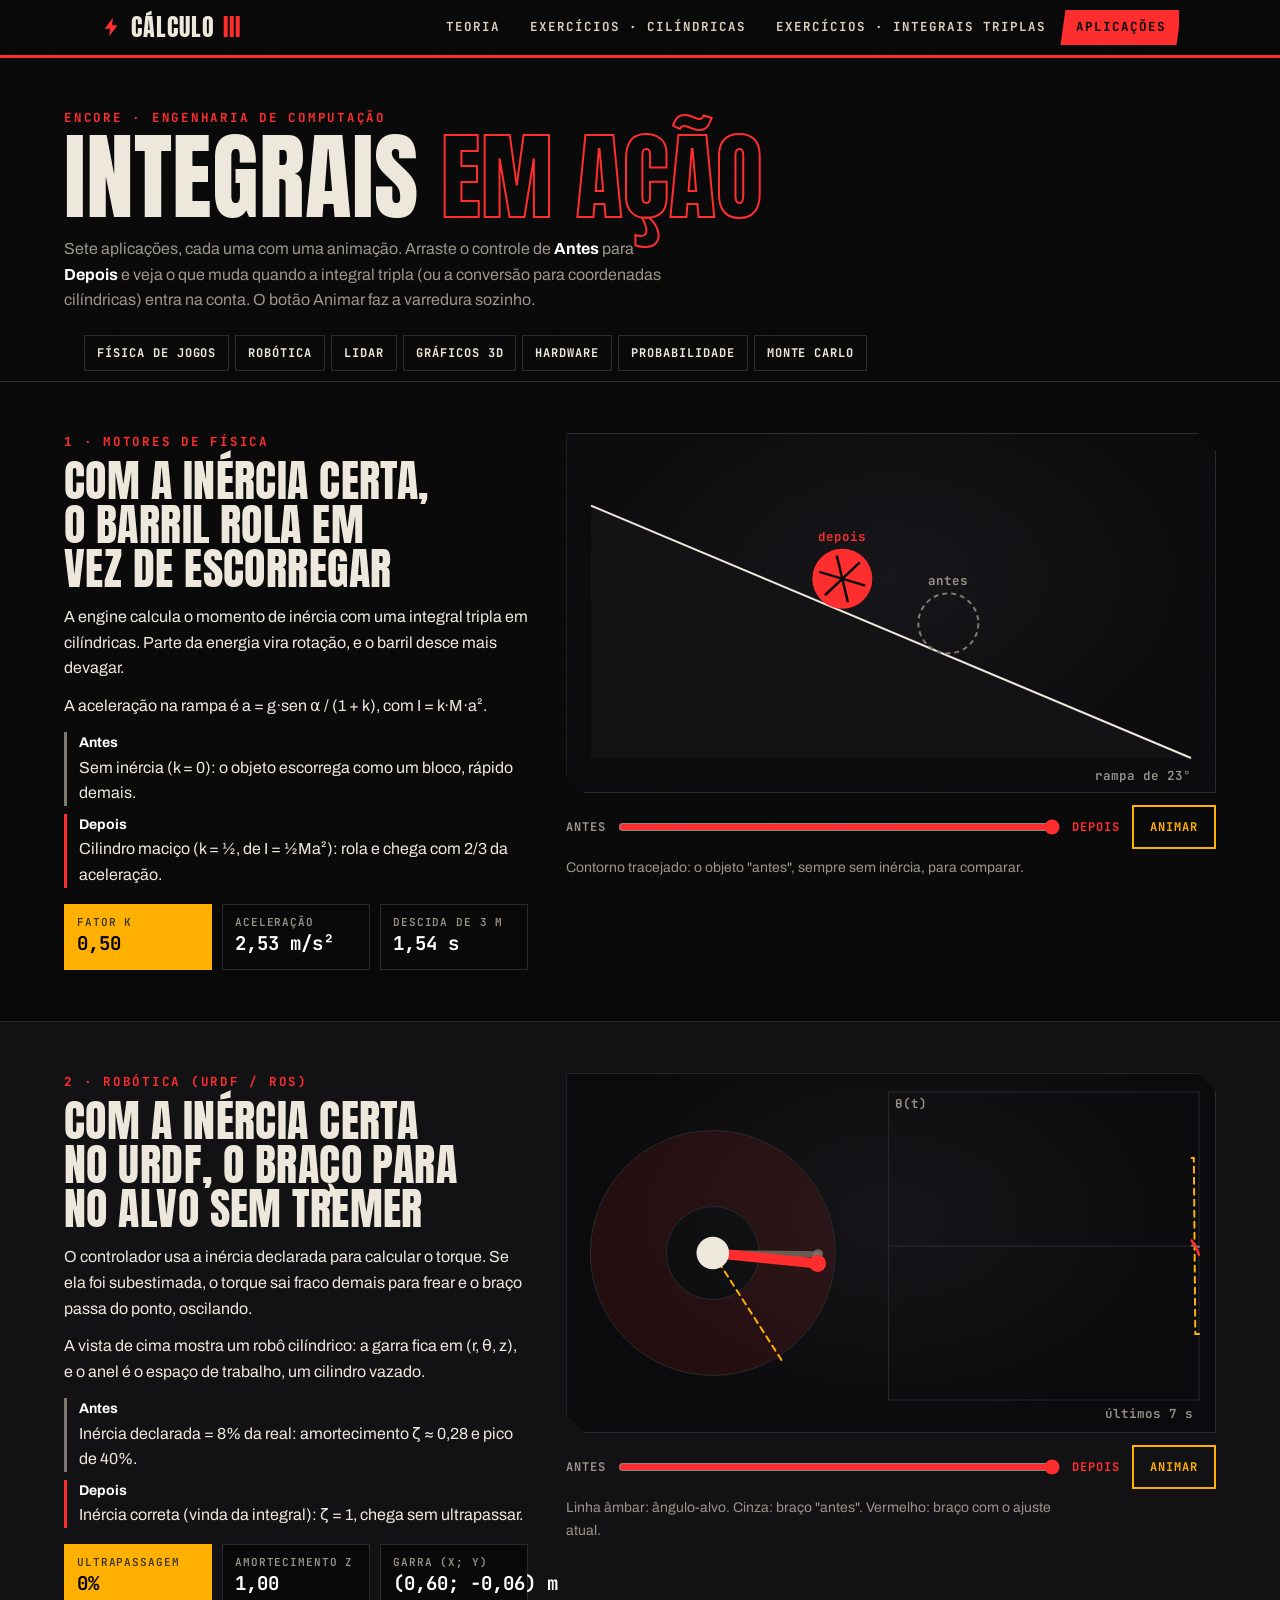
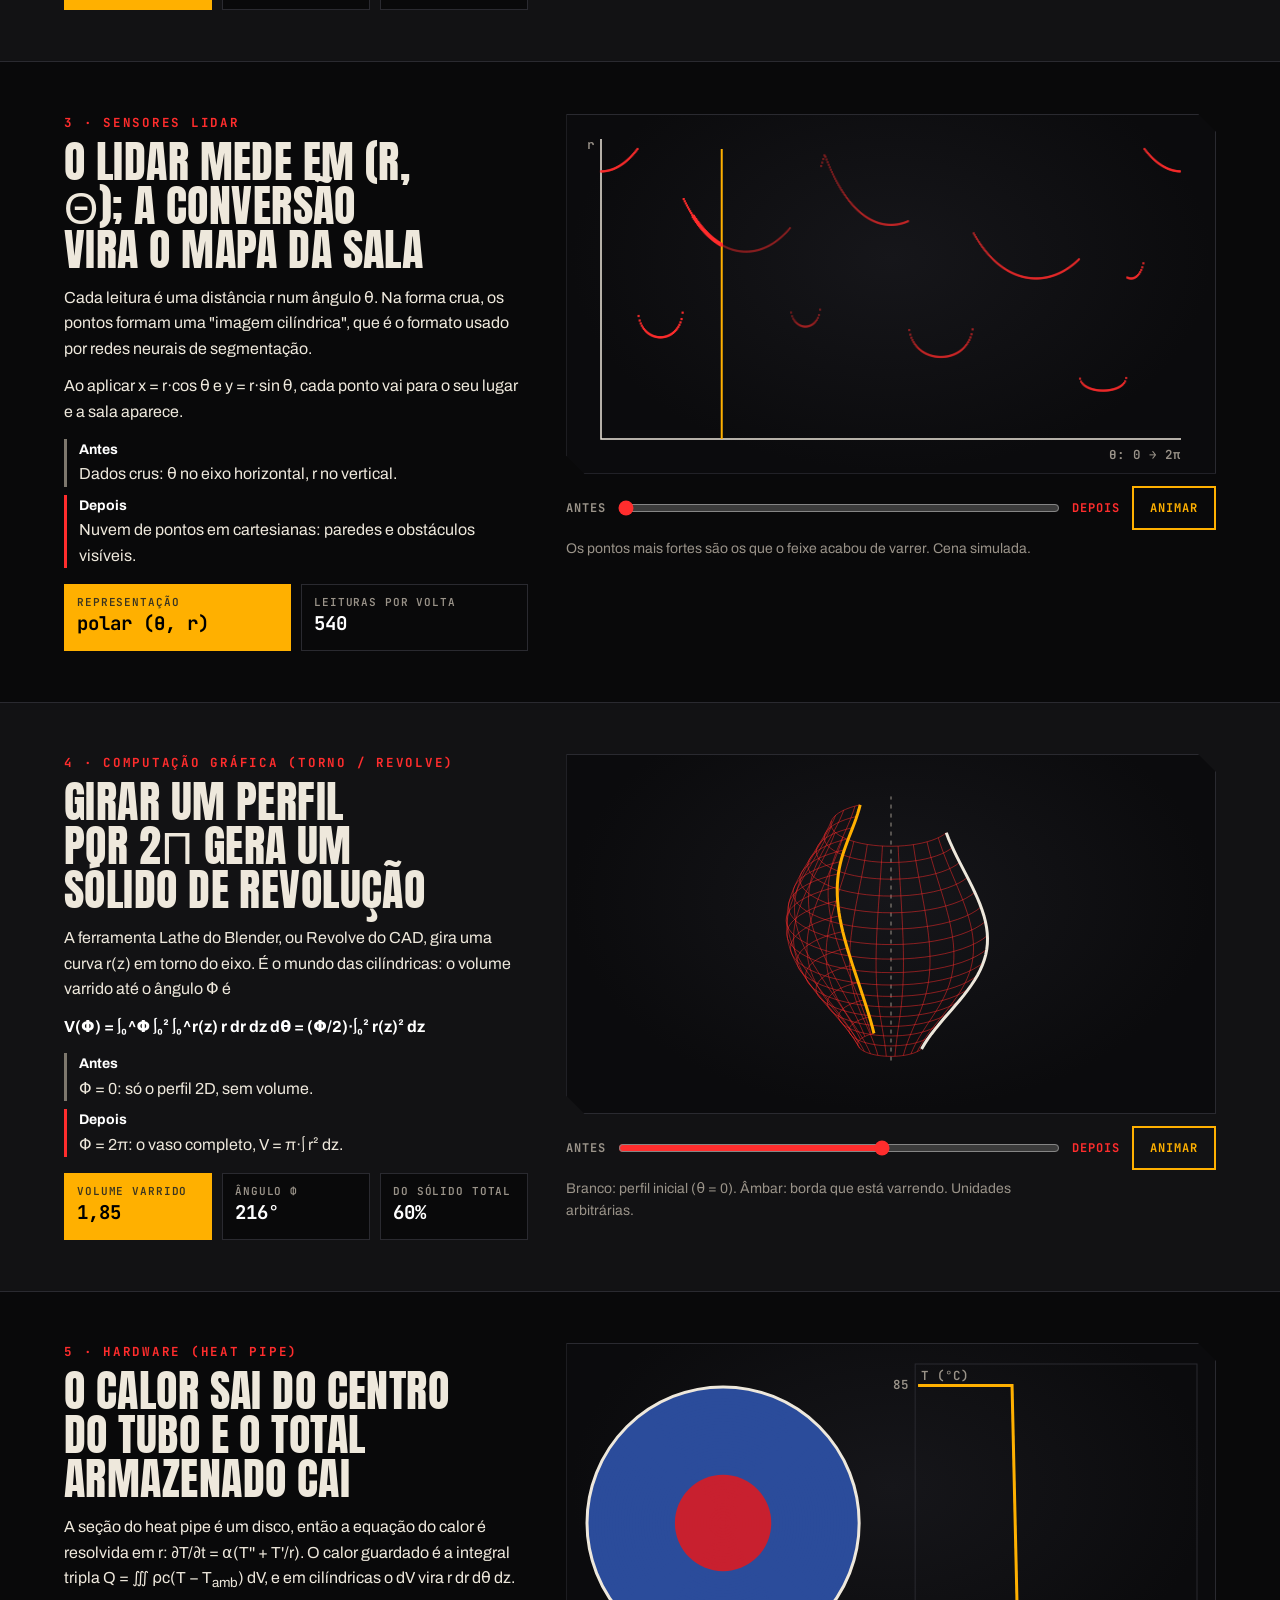
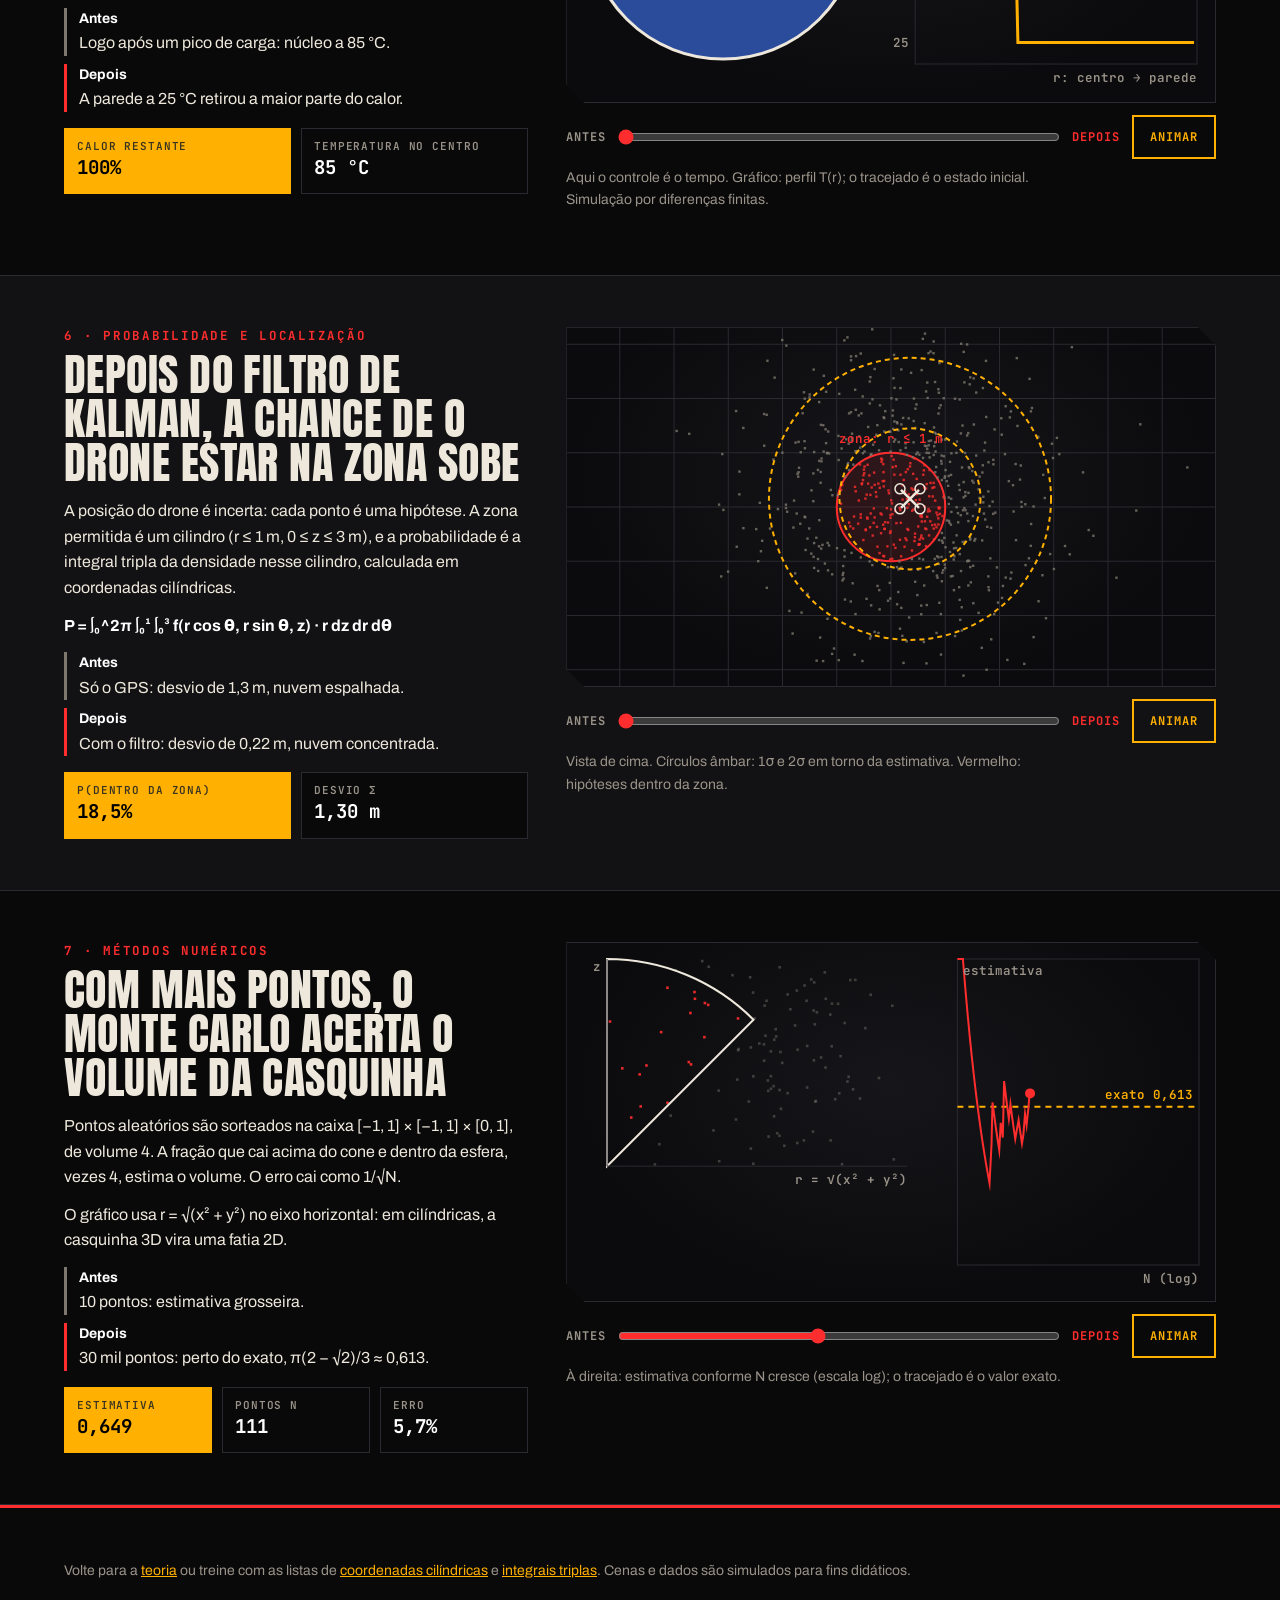
<file: aplicacoes.html>
<!DOCTYPE html>
<html lang="pt-BR">
<head>
<meta charset="utf-8">
<meta name="viewport" content="width=device-width, initial-scale=1">
<title>Aplicações · Integrais em ação · Cálculo III</title>
<link rel="preconnect" href="https://fonts.googleapis.com">
<link rel="preconnect" href="https://fonts.gstatic.com" crossorigin>
<link href="https://fonts.googleapis.com/css2?family=Anton&family=Archivo:wght@400;500;600;700;800&family=JetBrains+Mono:wght@500;600;700&family=Permanent+Marker&display=swap" rel="stylesheet">
<link rel="stylesheet" href="assets/style.css">
<style>
/* tema dark rock do site; estrutura original preservada
   VOICE everyday study, clear and exact
   IDEA a lab bench: each application is one instrument with a live readout and an Antes/Depois knob
   PICTURE a large animated canvas per application, driven by its slider
   COLOUR preto de palco, vermelho para "depois", cinza para "antes", âmbar para alvos e para o número-chave
   TYPE Anton para títulos, Archivo para texto, JetBrains Mono para leituras
   LAYOUT text + readouts left, instrument right; stacked as title, instrument, controls, text below 760px */
:root{color-scheme:dark;--bg:#09090a;--ink:#eee8dc;--mute:#9a9389;--line:#2a2a30;--panel:#121214;--before:#7d776d;--after:#ff2d2d;--warm:#ffb000;--hot:#ffb000}
*{box-sizing:border-box;min-width:0}
html{scroll-padding-top:72px}
body{margin:0;background:var(--bg);color:var(--ink);font:16px/1.6 var(--f-body);overflow-x:clip}
.band{padding:clamp(28px,4vw,56px) max(5vw,16px)}
.wrap{max-width:1240px;margin:0 auto}
header.band{padding-bottom:12px}
h1{font:400 clamp(44px,7.5vw,96px)/.9 var(--f-head);text-transform:uppercase;margin:0 0 16px;text-wrap:balance}
h1 .out{color:transparent;-webkit-text-stroke:2px var(--after)}
.lead{max-width:68ch;color:var(--mute);margin:0}
nav.sec{position:relative;z-index:5;background:rgba(9,9,10,.94);border-bottom:1px solid var(--line)}
nav.sec .scroll{display:flex;gap:6px;overflow-x:auto;padding:10px max(5vw,16px);max-width:1240px;margin:0 auto}
nav.sec a{flex:none;color:var(--ink);text-decoration:none;font:700 12px var(--f-mono);letter-spacing:.08em;text-transform:uppercase;padding:9px 12px;border:1px solid var(--line)}
nav.sec a:hover,nav.sec a:focus-visible{border-color:var(--after);color:var(--after)}
@media(min-width:900px){nav.sec{position:sticky;top:61px}}
section.band{border-bottom:1px solid var(--line)}
section:nth-of-type(even){background:var(--panel)}
.grid{display:grid;grid-template-columns:minmax(0,5fr) minmax(0,7fr);grid-template-rows:auto 1fr;grid-template-areas:"h i" "b i";column-gap:clamp(20px,3vw,44px);align-items:start}
.head{grid-area:h}
.body{grid-area:b}
.inst{grid-area:i}
h2{font:400 clamp(28px,3.6vw,44px)/1 var(--f-head);text-transform:uppercase;letter-spacing:.01em;margin:0 0 14px;text-wrap:balance}
.tag{font:700 12.5px var(--f-mono);letter-spacing:.14em;text-transform:uppercase;color:var(--after);margin:0 0 8px}
p{margin:0 0 12px;max-width:62ch}
.ab{display:grid;gap:8px;margin:14px 0}
.ab div{padding-left:12px;border-left:3px solid var(--before)}
.ab div+div{border-left-color:var(--after)}
.ab b{display:block;font-size:14px}
.read{display:grid;grid-template-columns:repeat(auto-fit,minmax(9em,1fr));gap:10px;margin-top:16px}
.read div{border:1px solid var(--line);padding:10px 12px;background:var(--bg)}
.read span{display:block;font:600 11px var(--f-mono);letter-spacing:.08em;text-transform:uppercase;color:var(--mute)}
.read strong{font-family:var(--f-mono);font-size:clamp(15px,1.7vw,19px);font-variant-numeric:tabular-nums;white-space:nowrap}
.read .key{background:var(--hot);border-color:var(--hot);color:#101418}
.read .key span{color:#3b3520}
.read .key strong{color:#000}
.fig{position:relative;min-height:360px;border:1px solid var(--line);background:radial-gradient(ellipse at 50% 40%,#16161a 0,#0b0b0d 70%);overflow:hidden;clip-path:polygon(0 0,calc(100% - 18px) 0,100% 18px,100% 100%,18px 100%,0 calc(100% - 18px))}
.fig canvas{position:absolute;inset:0;width:100%;height:100%;display:block}
.ctl{display:grid;grid-template-columns:auto minmax(0,1fr) auto auto;align-items:center;gap:12px;margin-top:12px}
.ctl label{font:700 12px var(--f-mono);letter-spacing:.08em;text-transform:uppercase}
.ctl label:first-child{color:var(--mute)}
.ctl label:nth-child(3){color:var(--after)}
input[type=range]{width:100%;height:44px;accent-color:var(--after);cursor:pointer;margin:0}
.ctl button{font:700 12px var(--f-mono);letter-spacing:.08em;text-transform:uppercase;min-height:44px;padding:0 16px;border:2px solid var(--warm);background:transparent;color:var(--warm);cursor:pointer}
.ctl button:hover{background:var(--warm);color:#000}
.ctl button[aria-pressed=true]{background:var(--after);border-color:var(--after);color:#000}
button:focus-visible,input:focus-visible,nav.sec a:focus-visible{outline:3px solid var(--warm);outline-offset:2px}
.f{font-size:14px;color:var(--mute);margin-top:8px}
footer.band{color:var(--mute);font-size:14px;border-top:3px solid var(--after)}
@media(max-width:760px){.grid{grid-template-columns:minmax(0,1fr);grid-template-rows:auto;grid-template-areas:"h" "i" "b"}.inst{margin-bottom:20px}.fig{min-height:310px}.ctl{grid-template-columns:auto minmax(0,1fr) auto}.ctl button{grid-column:1/-1}}
</style>
</head>
<body>
<header class="topbar"><div class="in">
  <a class="logo" href="index.html"><svg viewBox="0 0 24 24" aria-hidden="true"><path d="M13 2 4 14h6l-1 8 9-12h-6z"/></svg>Cálculo <span>III</span></a>
  <nav class="tabs" aria-label="Páginas">
    <a href="index.html"><span>Teoria</span></a>
    <a href="exercicios-cilindricas.html"><span>Exercícios · Cilíndricas</span></a>
    <a href="exercicios-triplas.html"><span>Exercícios · Integrais triplas</span></a>
    <a href="aplicacoes.html" aria-current="page"><span>Aplicações</span></a>
  </nav>
</div></header>
<header class="band"><div class="wrap">
<p class="tag">Encore · Engenharia de Computação</p>
<h1>Integrais <span class="out">em ação</span></h1>
<p class="lead">Sete aplicações, cada uma com uma animação. Arraste o controle de <b>Antes</b> para <b>Depois</b> e veja o que muda quando a integral tripla (ou a conversão para coordenadas cilíndricas) entra na conta. O botão Animar faz a varredura sozinho.</p>
</div></header>
<nav class="sec" aria-label="Seções"><div class="scroll">
<a href="#fisica">Física de jogos</a><a href="#robo">Robótica</a><a href="#lidar">LiDAR</a><a href="#torno">Gráficos 3D</a><a href="#calor">Hardware</a><a href="#drone">Probabilidade</a><a href="#monte-carlo">Monte Carlo</a>
</div></nav>

<section class="band" id="fisica"><div class="wrap grid">
<div class="head">
<p class="tag">1 · Motores de física</p>
<h2>Com a inércia certa, o barril rola em vez de escorregar</h2>
</div>
<div class="body">
<p>A engine calcula o momento de inércia com uma integral tripla em cilíndricas. Parte da energia vira rotação, e o barril desce mais devagar.</p>
<p>A aceleração na rampa é a = g·sen α / (1 + k), com I = k·M·a².</p>
<div class="ab"><div><b>Antes</b>Sem inércia (k = 0): o objeto escorrega como um bloco, rápido demais.</div><div><b>Depois</b>Cilindro maciço (k = ½, de I = ½Ma²): rola e chega com 2/3 da aceleração.</div></div>
<div class="read"><div class="key"><span>Fator k</span><strong data-o="fisica-k">0</strong></div><div><span>Aceleração</span><strong data-o="fisica-a">–</strong></div><div><span>Descida de 3 m</span><strong data-o="fisica-t">–</strong></div></div>
</div>
<div class="inst"><div class="fig"><canvas id="c-fisica" aria-label="Barril descendo uma rampa"></canvas></div>
<div class="ctl"><label for="s-fisica">Antes</label><input id="s-fisica" type="range" min="0" max="100" value="100"><label for="s-fisica">Depois</label><button id="p-fisica" aria-pressed="false">Animar</button></div>
<p class="f">Contorno tracejado: o objeto "antes", sempre sem inércia, para comparar.</p></div>
</div></section>

<section class="band" id="robo"><div class="wrap grid">
<div class="head">
<p class="tag">2 · Robótica (URDF / ROS)</p>
<h2>Com a inércia certa no URDF, o braço para no alvo sem tremer</h2>
</div>
<div class="body">
<p>O controlador usa a inércia declarada para calcular o torque. Se ela foi subestimada, o torque sai fraco demais para frear e o braço passa do ponto, oscilando.</p>
<p>A vista de cima mostra um robô cilíndrico: a garra fica em (r, θ, z), e o anel é o espaço de trabalho, um cilindro vazado.</p>
<div class="ab"><div><b>Antes</b>Inércia declarada = 8% da real: amortecimento ζ ≈ 0,28 e pico de 40%.</div><div><b>Depois</b>Inércia correta (vinda da integral): ζ = 1, chega sem ultrapassar.</div></div>
<div class="read"><div class="key"><span>Ultrapassagem</span><strong data-o="robo-os">–</strong></div><div><span>Amortecimento ζ</span><strong data-o="robo-z">–</strong></div><div><span>Garra (x; y)</span><strong data-o="robo-xy">–</strong></div></div>
</div>
<div class="inst"><div class="fig"><canvas id="c-robo" aria-label="Braço robótico girando até o alvo"></canvas></div>
<div class="ctl"><label for="s-robo">Antes</label><input id="s-robo" type="range" min="0" max="100" value="100"><label for="s-robo">Depois</label><button id="p-robo" aria-pressed="false">Animar</button></div>
<p class="f">Linha âmbar: ângulo-alvo. Cinza: braço "antes". Vermelho: braço com o ajuste atual.</p></div>
</div></section>

<section class="band" id="lidar"><div class="wrap grid">
<div class="head">
<p class="tag">3 · Sensores LiDAR</p>
<h2>O LiDAR mede em (r, θ); a conversão vira o mapa da sala</h2>
</div>
<div class="body">
<p>Cada leitura é uma distância r num ângulo θ. Na forma crua, os pontos formam uma "imagem cilíndrica", que é o formato usado por redes neurais de segmentação.</p>
<p>Ao aplicar x = r·cos θ e y = r·sin θ, cada ponto vai para o seu lugar e a sala aparece.</p>
<div class="ab"><div><b>Antes</b>Dados crus: θ no eixo horizontal, r no vertical.</div><div><b>Depois</b>Nuvem de pontos em cartesianas: paredes e obstáculos visíveis.</div></div>
<div class="read"><div class="key"><span>Representação</span><strong data-o="lidar-modo">–</strong></div><div><span>Leituras por volta</span><strong data-o="lidar-n">540</strong></div></div>
</div>
<div class="inst"><div class="fig"><canvas id="c-lidar" aria-label="Pontos do LiDAR migrando de coordenadas polares para cartesianas"></canvas></div>
<div class="ctl"><label for="s-lidar">Antes</label><input id="s-lidar" type="range" min="0" max="100" value="0"><label for="s-lidar">Depois</label><button id="p-lidar" aria-pressed="false">Animar</button></div>
<p class="f">Os pontos mais fortes são os que o feixe acabou de varrer. Cena simulada.</p></div>
</div></section>

<section class="band" id="torno"><div class="wrap grid">
<div class="head">
<p class="tag">4 · Computação gráfica (torno / revolve)</p>
<h2>Girar um perfil por 2π gera um sólido de revolução</h2>
</div>
<div class="body">
<p>A ferramenta Lathe do Blender, ou Revolve do CAD, gira uma curva r(z) em torno do eixo. É o mundo das cilíndricas: o volume varrido até o ângulo Φ é</p>
<p><b>V(Φ) = ∫₀^Φ ∫₀² ∫₀^r(z) r dr dz dθ = (Φ/2)·∫₀² r(z)² dz</b></p>
<div class="ab"><div><b>Antes</b>Φ = 0: só o perfil 2D, sem volume.</div><div><b>Depois</b>Φ = 2π: o vaso completo, V = π·∫ r² dz.</div></div>
<div class="read"><div class="key"><span>Volume varrido</span><strong data-o="torno-v">–</strong></div><div><span>Ângulo Φ</span><strong data-o="torno-phi">–</strong></div><div><span>Do sólido total</span><strong data-o="torno-pct">–</strong></div></div>
</div>
<div class="inst"><div class="fig"><canvas id="c-torno" aria-label="Perfil girando em torno do eixo e formando um vaso"></canvas></div>
<div class="ctl"><label for="s-torno">Antes</label><input id="s-torno" type="range" min="0" max="100" value="60"><label for="s-torno">Depois</label><button id="p-torno" aria-pressed="false">Animar</button></div>
<p class="f">Branco: perfil inicial (θ = 0). Âmbar: borda que está varrendo. Unidades arbitrárias.</p></div>
</div></section>

<section class="band" id="calor"><div class="wrap grid">
<div class="head">
<p class="tag">5 · Hardware (heat pipe)</p>
<h2>O calor sai do centro do tubo e o total armazenado cai</h2>
</div>
<div class="body">
<p>A seção do heat pipe é um disco, então a equação do calor é resolvida em r: ∂T/∂t = α(T'' + T'/r). O calor guardado é a integral tripla Q = ∭ ρc(T − T<sub>amb</sub>) dV, e em cilíndricas o dV vira r dr dθ dz.</p>
<div class="ab"><div><b>Antes</b>Logo após um pico de carga: núcleo a 85 °C.</div><div><b>Depois</b>A parede a 25 °C retirou a maior parte do calor.</div></div>
<div class="read"><div class="key"><span>Calor restante</span><strong data-o="calor-q">–</strong></div><div><span>Temperatura no centro</span><strong data-o="calor-tc">–</strong></div></div>
</div>
<div class="inst"><div class="fig"><canvas id="c-calor" aria-label="Disco com o calor se espalhando do centro para a borda"></canvas></div>
<div class="ctl"><label for="s-calor">Antes</label><input id="s-calor" type="range" min="0" max="100" value="0"><label for="s-calor">Depois</label><button id="p-calor" aria-pressed="false">Animar</button></div>
<p class="f">Aqui o controle é o tempo. Gráfico: perfil T(r); o tracejado é o estado inicial. Simulação por diferenças finitas.</p></div>
</div></section>

<section class="band" id="drone"><div class="wrap grid">
<div class="head">
<p class="tag">6 · Probabilidade e localização</p>
<h2>Depois do filtro de Kalman, a chance de o drone estar na zona sobe</h2>
</div>
<div class="body">
<p>A posição do drone é incerta: cada ponto é uma hipótese. A zona permitida é um cilindro (r ≤ 1 m, 0 ≤ z ≤ 3 m), e a probabilidade é a integral tripla da densidade nesse cilindro, calculada em coordenadas cilíndricas.</p>
<p><b>P = ∫₀^2π ∫₀¹ ∫₀³ f(r cos θ, r sin θ, z) · r dz dr dθ</b></p>
<div class="ab"><div><b>Antes</b>Só o GPS: desvio de 1,3 m, nuvem espalhada.</div><div><b>Depois</b>Com o filtro: desvio de 0,22 m, nuvem concentrada.</div></div>
<div class="read"><div class="key"><span>P(dentro da zona)</span><strong data-o="drone-p">–</strong></div><div><span>Desvio σ</span><strong data-o="drone-sig">–</strong></div></div>
</div>
<div class="inst"><div class="fig"><canvas id="c-drone" aria-label="Nuvem de posições prováveis de um drone sobre uma zona circular"></canvas></div>
<div class="ctl"><label for="s-drone">Antes</label><input id="s-drone" type="range" min="0" max="100" value="0"><label for="s-drone">Depois</label><button id="p-drone" aria-pressed="false">Animar</button></div>
<p class="f">Vista de cima. Círculos âmbar: 1σ e 2σ em torno da estimativa. Vermelho: hipóteses dentro da zona.</p></div>
</div></section>

<section class="band" id="monte-carlo"><div class="wrap grid">
<div class="head">
<p class="tag">7 · Métodos numéricos</p>
<h2>Com mais pontos, o Monte Carlo acerta o volume da casquinha</h2>
</div>
<div class="body">
<p>Pontos aleatórios são sorteados na caixa [−1, 1] × [−1, 1] × [0, 1], de volume 4. A fração que cai acima do cone e dentro da esfera, vezes 4, estima o volume. O erro cai como 1/√N.</p>
<p>O gráfico usa r = √(x² + y²) no eixo horizontal: em cilíndricas, a casquinha 3D vira uma fatia 2D.</p>
<div class="ab"><div><b>Antes</b>10 pontos: estimativa grosseira.</div><div><b>Depois</b>30 mil pontos: perto do exato, π(2 − √2)/3 ≈ 0,613.</div></div>
<div class="read"><div class="key"><span>Estimativa</span><strong data-o="mc-est">–</strong></div><div><span>Pontos N</span><strong data-o="mc-n">–</strong></div><div><span>Erro</span><strong data-o="mc-err">–</strong></div></div>
</div>
<div class="inst"><div class="fig"><canvas id="c-monte-carlo" aria-label="Pontos aleatórios estimando o volume de uma casquinha"></canvas></div>
<div class="ctl"><label for="s-monte-carlo">Antes</label><input id="s-monte-carlo" type="range" min="0" max="100" value="45"><label for="s-monte-carlo">Depois</label><button id="p-monte-carlo" aria-pressed="false">Animar</button></div>
<p class="f">À direita: estimativa conforme N cresce (escala log); o tracejado é o valor exato.</p></div>
</div></section>

<footer class="band"><div class="wrap">Volte para a <a href="index.html">teoria</a> ou treine com as listas de <a href="exercicios-cilindricas.html">coordenadas cilíndricas</a> e <a href="exercicios-triplas.html">integrais triplas</a>. Cenas e dados são simulados para fins didáticos.</div></footer>

<script>
{
const TAU=Math.PI*2;
const fmt=(v,d=2)=>v.toFixed(d).replace('.',',');
const lerp=(a,b,t)=>a+(b-a)*t;
const ease=t=>t<.5?2*t*t:1-((-2*t+2)**2)/2;
const rng=seed=>{let s=seed;return()=>(s=s*16807%2147483647)/2147483647};
const erf=x=>{const t=1/(1+.3275911*Math.abs(x));const y=1-(((((1.061405429*t-1.453152027)*t)+1.421413741)*t-.284496736)*t+.254829592)*t*Math.exp(-(x*x));return x>=0?y:-y};
const probes={};
for(const k of ['ink','mute','line','panel','before','after','warm','bg']){const e=document.createElement('i');e.style.cssText='color:var(--'+k+');position:absolute;width:0;height:0;overflow:hidden';document.body.appendChild(e);probes[k]=e}
let C={};
const readC=()=>{for(const k in probes)C[k]=getComputedStyle(probes[k]).color};
readC();
const themeObs=new MutationObserver(readC);
themeObs.observe(document.documentElement,{attributes:true,attributeFilter:['data-theme','class','style']});
matchMedia('(prefers-color-scheme: dark)').addEventListener('change',readC);
const circle=(c,x,y,r)=>{c.beginPath();c.arc(x,y,r,0,TAU)};
const text=(c,s,x,y,al='left',col=C.mute)=>{c.fillStyle=col;c.textAlign=al;c.font='600 12.5px "JetBrains Mono", ui-monospace, monospace';c.fillText(s,x,y)};
const cmap=v=>{const st=[[43,76,155],[79,163,199],[242,225,91],[242,138,46],[200,32,47]];v=Math.max(0,Math.min(1,v))*(st.length-1);const i=Math.min(st.length-2,Math.floor(v)),f=v-i;const a=st[i],b=st[i+1];return 'rgb('+a.map((x,j)=>Math.round(lerp(x,b[j],f))).join(',')+')'};
const heatQ=arr=>{let q=0;const n=arr.length;for(let i=0;i<n;i++)q+=(arr[i]-25)*(i+.5)/n;return q};

const sims={
fisica:{mode:'ping',init(st){st.ph=0},draw(c,W,H,T,dt,s,st){
  const m=24,x0=m,y0=Math.max(44,H*.2),x1=W-m,y1=H-34;
  const dx=x1-x0,dy=y1-y0,L=Math.hypot(dx,dy),al=Math.atan2(dy,dx),ux=dx/L,uy=dy/L,nx=uy,ny=-ux;
  const R=Math.max(12,Math.min(30,L*.06));
  c.fillStyle=C.panel;c.beginPath();c.moveTo(x0,y0);c.lineTo(x1,y1);c.lineTo(x0,y1);c.closePath();c.fill();
  c.strokeStyle=C.ink;c.lineWidth=2;c.beginPath();c.moveTo(x0,y0);c.lineTo(x1,y1);c.stroke();
  const g=9.8,Lm=3,k=.5*s,a0=g*Math.sin(al),a=a0/(1+k),Tk=Math.sqrt(2*Lm/a);
  st.ph+=dt;if(st.ph>Tk+1.2)st.ph=0;
  const frac=acc=>Math.min(1,.5*acc*st.ph*st.ph/Lm);
  const place=f=>{const d=R+f*(L-2.5*R);return[x0+ux*d+nx*R,y0+uy*d+ny*R,d]};
  const [gx,gy]=place(frac(a0));
  c.setLineDash([5,4]);c.strokeStyle=C.before;c.lineWidth=2;circle(c,gx,gy,R);c.stroke();c.setLineDash([]);
  const [bx,by,bd]=place(frac(a));
  c.fillStyle=C.after;circle(c,bx,by,R);c.fill();
  const rot=s>.001?bd/R:0;c.strokeStyle=C.bg;c.lineWidth=2.5;
  for(let j=0;j<3;j++){const an=rot+j*Math.PI/3;c.beginPath();c.moveTo(bx-Math.cos(an)*R*.8,by-Math.sin(an)*R*.8);c.lineTo(bx+Math.cos(an)*R*.8,by+Math.sin(an)*R*.8);c.stroke()}
  if(Math.hypot(gx-bx,gy-by)>2*R+4||s<.02)text(c,'antes',gx,gy-R-8,'center');
  if(s>.02)text(c,'depois',bx,by-R-8,'center',C.after);
  text(c,'rampa de '+Math.round(al*180/Math.PI)+'°',x1,y1+22,'right');
  return{k:fmt(k),a:fmt(a)+' m/s²',t:fmt(Tk)+' s'}}},

robo:{mode:'ping',init(st){st.A={th:0,w:0};st.B={th:0,w:0};st.h=[];st.tt=0},draw(c,W,H,T,dt,s,st){
  const r=.08+.92*s,Kp=16,Kd=8;
  const step=(S,rr,tg,h)=>{const acc=rr*(Kp*(tg-S.th)-Kd*S.w);S.w+=acc*h;S.th+=S.w*h};
  st.tt+=dt;const tg=(Math.floor(st.tt/3.5)%2?1:-1);
  for(let i=0;i<10;i++){step(st.A,.08,tg,dt/10);step(st.B,r,tg,dt/10)}
  st.h.push([st.tt,st.A.th,st.B.th,tg]);while(st.h.length&&st.tt-st.h[0][0]>7)st.h.shift();
  const wide=W>=560;let vw,vh,px,py,pw,ph;
  if(wide){vw=Math.min(H,W*.45);vh=H;px=vw+30;py=18;pw=W-px-16;ph=H-50}else{vw=W;vh=H*.56;px=20;py=vh+6;pw=W-36;ph=H-vh-30}
  const cx=vw/2,cy=vh/2,Rmax=Math.min(vw,vh)*.42,Rmin=Rmax*.38;
  c.fillStyle=C.after;c.globalAlpha=.1;c.beginPath();c.arc(cx,cy,Rmax,0,TAU);c.arc(cx,cy,Rmin,0,TAU,true);c.fill();c.globalAlpha=1;
  c.strokeStyle=C.line;c.lineWidth=1;circle(c,cx,cy,Rmax);c.stroke();circle(c,cx,cy,Rmin);c.stroke();
  c.setLineDash([6,5]);c.strokeStyle=C.warm;c.lineWidth=2;c.beginPath();c.moveTo(cx,cy);c.lineTo(cx+Math.cos(tg)*Rmax*1.05,cy-Math.sin(tg)*Rmax*1.05);c.stroke();c.setLineDash([]);
  const arm=(th,col,lw,al)=>{c.globalAlpha=al;c.strokeStyle=col;c.fillStyle=col;c.lineWidth=lw;c.lineCap='round';const ex=cx+Math.cos(th)*Rmax*.86,ey=cy-Math.sin(th)*Rmax*.86;c.beginPath();c.moveTo(cx,cy);c.lineTo(ex,ey);c.stroke();circle(c,ex,ey,lw*.85);c.fill();c.globalAlpha=1};
  arm(st.A.th,C.before,6,.75);arm(st.B.th,C.after,10,1);
  c.fillStyle=C.ink;circle(c,cx,cy,Rmin*.35);c.fill();
  c.strokeStyle=C.line;c.lineWidth=1;c.strokeRect(px,py,pw,ph);
  const Y=v=>py+ph/2-v/1.75*(ph/2),X=t=>px+pw*(1-(st.tt-t)/7);
  c.beginPath();c.moveTo(px,Y(0));c.lineTo(px+pw,Y(0));c.stroke();
  const line=(idx,col,lw,dash)=>{c.setLineDash(dash);c.strokeStyle=col;c.lineWidth=lw;c.beginPath();st.h.forEach((p,i)=>{const x=X(p[0]),y=Y(Math.max(-1.75,Math.min(1.75,p[idx])));i?c.lineTo(x,y):c.moveTo(x,y)});c.stroke();c.setLineDash([])};
  line(3,C.warm,2,[6,5]);line(1,C.before,2,[]);line(2,C.after,2.5,[]);
  text(c,'θ(t)',px+6,py+16);text(c,'últimos 7 s',px+pw-6,py+ph+18,'right');
  const z=Math.sqrt(r),OS=z<.999?100*Math.exp(-Math.PI*z/Math.sqrt(1-z*z)):0;
  return{os:fmt(OS,0)+'%',z:fmt(z),xy:'('+fmt(.6*Math.cos(st.B.th))+'; '+fmt(.6*Math.sin(st.B.th))+') m'}}},

lidar:{mode:'ping',init(st){
  const N=540,box=[-4,5,-3,3.5],obs=[[2,1.5,.6],[-2,-1.2,.8],[3,-1.8,.5],[-1.5,2,.4],[.8,-.9,.3]];st.p=[];let rmax=0;
  for(let i=0;i<N;i++){const th=i/N*TAU,dx=Math.cos(th),dy=Math.sin(th);let t=1e9;
    if(dx>1e-9)t=Math.min(t,box[1]/dx);if(dx<-1e-9)t=Math.min(t,box[0]/dx);if(dy>1e-9)t=Math.min(t,box[3]/dy);if(dy<-1e-9)t=Math.min(t,box[2]/dy);
    for(const[ox,oy,ro]of obs){const b=dx*ox+dy*oy,q=ox*ox+oy*oy-ro*ro,d=b*b-q;if(d>0){const tt=b-Math.sqrt(d);if(tt>0)t=Math.min(t,tt)}}
    st.p.push([th,t]);rmax=Math.max(rmax,t)}
  st.rmax=rmax;st.box=box;st.obs=obs},draw(c,W,H,T,dt,s,st){
  const m=34,e=ease(s),sc=Math.min((W-2*m)/9,(H-2*m)/6.5),N=st.p.length;
  const A=(th,r)=>[m+th/TAU*(W-2*m),H-m-r/st.rmax*(H-2*m)];
  const Bxy=(x,y)=>[W/2+(x-.5)*sc,H/2-(y-.25)*sc];
  const phi=(T*1.3)%TAU;
  if(e<.98){c.globalAlpha=1-e;c.strokeStyle=C.ink;c.lineWidth=1.5;c.beginPath();c.moveTo(m,m-10);c.lineTo(m,H-m);c.lineTo(W-m,H-m);c.stroke();
    text(c,'θ: 0 → 2π',W-m,H-m+20,'right');text(c,'r',m-14,m);
    c.strokeStyle=C.warm;c.lineWidth=2;const sx=A(phi,0)[0];c.beginPath();c.moveTo(sx,m);c.lineTo(sx,H-m);c.stroke();c.globalAlpha=1}
  if(e>.02){c.globalAlpha=.35*e;c.strokeStyle=C.mute;c.lineWidth=1.5;const[a1,b1]=Bxy(st.box[0],st.box[3]),[a2,b2]=Bxy(st.box[1],st.box[2]);c.strokeRect(a1,b1,a2-a1,b2-b1);
    for(const[ox,oy,ro]of st.obs){const[qx,qy]=Bxy(ox,oy);circle(c,qx,qy,ro*sc);c.stroke()}
    c.globalAlpha=e;const[sx,sy]=Bxy(0,0);const pr=st.p[Math.floor(phi/TAU*N)%N][1];const[ex,ey]=Bxy(pr*Math.cos(phi),pr*Math.sin(phi));
    c.strokeStyle=C.warm;c.lineWidth=2;c.beginPath();c.moveTo(sx,sy);c.lineTo(ex,ey);c.stroke();c.fillStyle=C.ink;circle(c,sx,sy,6);c.fill();
    text(c,'x',W-m,H-12,'right');text(c,'y',12,m);c.globalAlpha=1}
  c.fillStyle=C.after;
  for(const[th,r]of st.p){const[ax,ay]=A(th,r),[bx,by]=Bxy(r*Math.cos(th),r*Math.sin(th));const age=(((phi-th)%TAU)+TAU)%TAU/TAU;const sz=age<.05?3.4:2.2;c.globalAlpha=.25+.75*(1-age);c.fillRect(lerp(ax,bx,e)-sz/2,lerp(ay,by,e)-sz/2,sz,sz)}
  c.globalAlpha=1;
  return{modo:e<.5?'polar (θ, r)':'cartesiana (x, y)'}}},

torno:{mode:'ping',init(st){st.f=z=>.5+.28*Math.sin(2.4*z-.9)+.1*z;let I=0;const n=400;for(let i=0;i<n;i++){const z=(i+.5)/n*2;I+=st.f(z)**2*(2/n)}st.I=I},draw(c,W,H,T,dt,s,st){
  const Phi=s*TAU,el=.38,rot=T*.35,ce=Math.cos(el),se=Math.sin(el);
  const sc=Math.min((H-50)/(2*ce+2*se),(W-40)/2.3),base=H/2+sc*ce;
  const P=(r,f,z)=>{const x=r*Math.cos(f+rot),y=r*Math.sin(f+rot);return[W/2+sc*x,base-sc*z*ce+sc*y*se]};
  c.setLineDash([4,5]);c.strokeStyle=C.mute;c.lineWidth=1;c.beginPath();let q=P(0,0,-.15);c.moveTo(q[0],q[1]);q=P(0,0,2.25);c.lineTo(q[0],q[1]);c.stroke();c.setLineDash([]);
  const mer=(f,col,lw,al)=>{c.globalAlpha=al;c.strokeStyle=col;c.lineWidth=lw;c.beginPath();for(let i=0;i<=40;i++){const z=i/20,p=P(st.f(z),f,z);i?c.lineTo(p[0],p[1]):c.moveTo(p[0],p[1])}c.stroke();c.globalAlpha=1};
  for(let f=Math.PI/12;f<Phi-1e-6;f+=Math.PI/12)mer(f,C.after,1,.5);
  if(Phi>.01){const n=Math.max(2,Math.ceil(Phi/(Math.PI/30)));c.strokeStyle=C.after;c.lineWidth=1;c.globalAlpha=.5;
    for(let k=0;k<=16;k++){const z=k/8,r=st.f(z);c.beginPath();for(let i=0;i<=n;i++){const p=P(r,Phi*i/n,z);i?c.lineTo(p[0],p[1]):c.moveTo(p[0],p[1])}c.stroke()}c.globalAlpha=1}
  mer(0,C.ink,3,1);if(Phi>.01)mer(Phi,C.warm,3,1);
  return{v:fmt(Phi/2*st.I),phi:Math.round(Phi*180/Math.PI)+'°',pct:Math.round(s*100)+'%'}}},

calor:{mode:'loop',init(st){
  const N=48,dr=1/N,dt=dr*dr/5,Tmax=.3,steps=Math.ceil(Tmax/dt),every=steps/100;
  const Tt=new Float64Array(N),nT=new Float64Array(N);for(let i=0;i<N;i++)Tt[i]=(i+.5)*dr<.35?85:25;
  st.S=[Array.from(Tt)];let next=every;
  for(let k=1;k<=steps;k++){for(let i=0;i<N;i++){const ri=(i+.5)*dr,rm=i*dr,rp=(i+1)*dr,Tl=i>0?Tt[i-1]:Tt[i],Tr=i<N-1?Tt[i+1]:50-Tt[i];nT[i]=Tt[i]+dt/(ri*dr*dr)*(rp*(Tr-Tt[i])-rm*(Tt[i]-Tl))}Tt.set(nT);if(k>=next&&st.S.length<=100){st.S.push(Array.from(Tt));next+=every}}
  while(st.S.length<101)st.S.push(Array.from(Tt));st.N=N;st.Q0=heatQ(st.S[0])},draw(c,W,H,T,dt,s,st){
  const v=s*100,i0=Math.min(99,Math.floor(v)),f=v-i0,N=st.N,pr=st.S[i0].map((x,i)=>lerp(x,st.S[i0+1][i],f));
  const wide=W>=560;let Rd,cx,cy,px,py,pw,ph;
  if(wide){Rd=Math.min(H-40,W*.42)/2;cx=20+Rd;cy=H/2;px=cx+Rd+56;py=20;pw=W-px-18;ph=H-58}else{Rd=Math.min(W-40,H*.5)/2;cx=W/2;cy=Rd+14;px=46;py=2*Rd+42;pw=W-64;ph=H-py-30}
  for(let i=N-1;i>=0;i--){c.fillStyle=cmap((pr[i]-25)/60);circle(c,cx,cy,(i+1)/N*Rd);c.fill()}
  c.strokeStyle=C.ink;c.lineWidth=3;circle(c,cx,cy,Rd);c.stroke();
  c.strokeStyle=C.line;c.lineWidth=1;c.strokeRect(px,py,pw,ph);
  const X=r=>px+r*pw,Y=t=>py+ph-(t-20)/70*ph;
  const prof=(arr,col,lw,dash)=>{c.setLineDash(dash);c.strokeStyle=col;c.lineWidth=lw;c.beginPath();arr.forEach((t,i)=>{const x=X((i+.5)/N),y=Y(t);i?c.lineTo(x,y):c.moveTo(x,y)});c.stroke();c.setLineDash([])};
  prof(st.S[0],C.before,2,[5,4]);prof(pr,C.warm,3,[]);
  text(c,'85',px-6,Y(85)+4,'right');text(c,'25',px-6,Y(25)+4,'right');text(c,'T (°C)',px+6,py+16);text(c,'r: centro → parede',px+pw,py+ph+18,'right');
  return{q:Math.round(100*heatQ(pr)/st.Q0)+'%',tc:Math.round(pr[0])+' °C'}}},

drone:{mode:'ping',init(st){const R=rng(7);const g=()=>{const u=R(),v=R();return Math.sqrt(-2*Math.log(u))*Math.cos(TAU*v)};st.p=[];for(let i=0;i<700;i++)st.p.push([g(),g(),R()*TAU]);st.ls=-1;st.P=0},draw(c,W,H,T,dt,s,st){
  const sg=lerp(1.3,.22,s),mu=[.35,.15],sc=Math.min(W,H)/6.6,ox=W/2,oy=H/2,X=x=>ox+x*sc,Y=y=>oy-y*sc;
  c.strokeStyle=C.line;c.lineWidth=1;for(let k=-6;k<=6;k++){c.beginPath();c.moveTo(X(k),0);c.lineTo(X(k),H);c.stroke();c.beginPath();c.moveTo(0,Y(k));c.lineTo(W,Y(k));c.stroke()}
  c.fillStyle=C.after;c.globalAlpha=.1;circle(c,X(0),Y(0),sc);c.fill();c.globalAlpha=1;c.strokeStyle=C.after;c.lineWidth=2;circle(c,X(0),Y(0),sc);c.stroke();
  for(const p of st.p){const x=mu[0]+sg*(p[0]+.06*Math.sin(T*1.7+p[2])),y=mu[1]+sg*(p[1]+.06*Math.cos(T*1.3+p[2]));c.fillStyle=x*x+y*y<=1?C.after:C.before;c.globalAlpha=.8;c.fillRect(X(x)-1.2,Y(y)-1.2,2.4,2.4)}
  c.globalAlpha=1;c.setLineDash([5,4]);c.strokeStyle=C.warm;c.lineWidth=2;circle(c,X(mu[0]),Y(mu[1]),sg*sc);c.stroke();circle(c,X(mu[0]),Y(mu[1]),2*sg*sc);c.stroke();c.setLineDash([]);
  const dx=X(mu[0]),dy=Y(mu[1]);c.strokeStyle=C.ink;c.lineWidth=2.5;c.beginPath();c.moveTo(dx-9,dy-9);c.lineTo(dx+9,dy+9);c.moveTo(dx+9,dy-9);c.lineTo(dx-9,dy+9);c.stroke();
  for(const[a,b]of[[-1,-1],[1,-1],[1,1],[-1,1]]){c.lineWidth=1.5;circle(c,dx+a*10,dy+b*10,5);c.stroke()}
  text(c,'zona: r ≤ 1 m',X(0),Y(1)-10,'center',C.after);
  if(Math.abs(sg-st.ls)>1e-4){st.ls=sg;let S=0;const nr=48,nt=96,drr=1/nr,dth=TAU/nt;for(let i=0;i<nr;i++){const r=(i+.5)*drr;for(let j=0;j<nt;j++){const th=(j+.5)*dth,x=r*Math.cos(th)-mu[0],y=r*Math.sin(th)-mu[1];S+=Math.exp(-(x*x+y*y)/(2*sg*sg))*r}}st.P=S*drr*dth/(TAU*sg*sg)*erf(1.5/(sg*Math.SQRT2))}
  return{sig:fmt(sg)+' m',p:fmt(100*st.P,1)+'%'}}},

'monte-carlo':{mode:'ping',init(st){const R=rng(11),M=30000;st.M=M;st.pts=new Float32Array(M*2);st.cum=new Uint32Array(M);let k=0;for(let i=0;i<M;i++){const x=R()*2-1,y=R()*2-1,z=R(),r=Math.hypot(x,y);if(z>=r&&r*r+z*z<=1)k++;st.pts[2*i]=r;st.pts[2*i+1]=z;st.cum[i]=k}st.n=0;st.ex=Math.PI*(2-Math.SQRT2)/3},draw(c,W,H,T,dt,s,st){
  const lM=Math.log10(st.M),N=Math.round(10**(1+(lM-1)*s));
  if(st.n>N)st.n=N;else st.n=Math.min(N,st.n+Math.max(1,N*dt*.9));const n=Math.max(1,Math.floor(st.n));
  const wide=W>=560;let sx,sy,sw,sh,qx,qy,qw,qh;
  if(wide){sx=40;sy=16;sw=W*.55-56;sh=H-52;qx=W*.55+34;qy=16;qw=W-qx-16;qh=H-52}else{sx=40;sy=14;sw=W-56;sh=H*.5-30;qx=40;qy=H*.5+10;qw=W-56;qh=H*.5-40}
  const k=Math.min(sw/1.45,sh),ox=sx,oy=sy+k,sz=n>8000?1.2:n>1500?1.8:2.6;
  for(const pass of[0,1]){c.fillStyle=pass?C.after:C.before;c.globalAlpha=pass?.9:.45;for(let i=0;i<n;i++){const r=st.pts[2*i],z=st.pts[2*i+1],ins=z>=r&&r*r+z*z<=1;if(ins==pass)c.fillRect(ox+k*r-sz/2,oy-k*z-sz/2,sz,sz)}}
  c.globalAlpha=1;c.strokeStyle=C.ink;c.lineWidth=2;c.beginPath();c.moveTo(ox,oy);c.lineTo(ox+k*Math.SQRT1_2,oy-k*Math.SQRT1_2);c.arc(ox,oy,k,-Math.PI/4,-Math.PI/2,true);c.closePath();c.stroke();
  c.strokeStyle=C.line;c.lineWidth=1;c.beginPath();c.moveTo(ox,sy);c.lineTo(ox,oy);c.lineTo(ox+k*1.45,oy);c.stroke();
  text(c,'r = √(x² + y²)',ox+k*1.45,oy+18,'right');text(c,'z',ox-14,sy+12);
  c.strokeRect(qx,qy,qw,qh);const QX=v=>qx+(Math.log10(v)-1)/(lM-1)*qw,QY=v=>qy+qh-(Math.max(.2,Math.min(1,v))-.2)/.8*qh;
  c.setLineDash([6,5]);c.strokeStyle=C.warm;c.lineWidth=2;c.beginPath();c.moveTo(qx,QY(st.ex));c.lineTo(qx+qw,QY(st.ex));c.stroke();c.setLineDash([]);
  c.strokeStyle=C.after;c.lineWidth=2;c.beginPath();let first=true;for(let j=0;j<=150;j++){const nn=Math.round(10**(1+j/150*(lM-1)));if(nn>n)break;const y=QY(4*st.cum[nn-1]/nn);first?c.moveTo(QX(nn),y):c.lineTo(QX(nn),y);first=false}c.stroke();
  const est=4*st.cum[n-1]/n;c.fillStyle=C.after;circle(c,QX(n),QY(est),5);c.fill();
  text(c,'exato 0,613',qx+qw-6,QY(st.ex)-8,'right',C.warm);text(c,'N (log)',qx+qw,qy+qh+18,'right');text(c,'estimativa',qx+6,qy+16);
  return{n:n.toLocaleString('pt-BR'),est:fmt(est,3),err:fmt(Math.abs(est-st.ex)/st.ex*100,1)+'%'}}}
};

const items=[];
for(const id in sims){
  const cv=document.getElementById('c-'+id),rg=document.getElementById('s-'+id),bt=document.getElementById('p-'+id);
  if(!cv)continue;
  const pre=id==='monte-carlo'?'mc':id;
  const outs={};document.querySelectorAll('[data-o^="'+pre+'-"]').forEach(e=>{outs[e.dataset.o.slice(pre.length+1)]=e});
  const it={id,sim:sims[id],cv,ctx:cv.getContext('2d'),rg,bt,outs,st:{},play:false,pt:0,vis:true,s:rg.value/100};
  it.sim.init(it.st);
  rg.addEventListener('input',()=>{it.s=rg.value/100;if(it.play){it.play=false;bt.setAttribute('aria-pressed','false');bt.textContent='Animar'}});
  bt.addEventListener('click',()=>{it.play=!it.play;bt.setAttribute('aria-pressed',String(it.play));bt.textContent=it.play?'Pausar':'Animar';if(it.play){it.pt=it.sim.mode==='loop'?it.s*6:Math.acos(1-2*it.s)/TAU*6}});
  items.push(it);
}
const visObs=new IntersectionObserver(es=>{for(const e of es){const it=items.find(i=>i.cv===e.target);if(it)it.vis=e.isIntersecting}},{rootMargin:'100px'});
items.forEach(i=>visObs.observe(i.cv));
let last=performance.now(),TT=0;
const frame=now=>{
  const dt=Math.min(.05,(now-last)/1000);last=now;TT+=dt;
  const dpr=Math.min(2,window.devicePixelRatio||1);
  for(const it of items){
    if(!it.vis)continue;
    if(it.play){it.pt+=dt;it.s=it.sim.mode==='loop'?(it.pt/6)%1:.5-.5*Math.cos(TAU*it.pt/6);it.rg.value=Math.round(it.s*100)}
    const w=it.cv.clientWidth,h=it.cv.clientHeight;if(!w||!h)continue;
    if(it.cv.width!==Math.round(w*dpr)||it.cv.height!==Math.round(h*dpr)){it.cv.width=Math.round(w*dpr);it.cv.height=Math.round(h*dpr)}
    const c=it.ctx;c.setTransform(dpr,0,0,dpr,0,0);c.clearRect(0,0,w,h);c.globalAlpha=1;c.setLineDash([]);
    const o=it.sim.draw(c,w,h,TT,dt,it.s,it.st)||{};
    for(const k in o){const e=it.outs[k];if(e&&e.textContent!==o[k])e.textContent=o[k]}
  }
  requestAnimationFrame(frame);
};
requestAnimationFrame(frame);
}
</script>
</body>
</html>
</file>
<file: assets/style.css>
/* =========================================================
   CÁLCULO III AO VIVO — tema dark rock
   preto de palco, vermelho de amplificador, âmbar de válvula
   ========================================================= */
:root{
  color-scheme:dark;
  --bg:#09090a;--panel:#121214;--panel2:#19191d;--line:#2a2a30;
  --ink:#eee8dc;--bone:#d8cdb8;--mute:#9a9389;
  --blood:#ff2d2d;--rust:#8a2020;--amp:#ffb000;--volt:#37d6ff;
  --f-head:'Anton',Impact,'Arial Narrow',sans-serif;
  --f-body:'Archivo',system-ui,sans-serif;
  --f-mono:'JetBrains Mono',ui-monospace,monospace;
  --f-hand:'Permanent Marker','Comic Sans MS',cursive;
  --max:1180px;
}
*{box-sizing:border-box;min-width:0}
html{scroll-behavior:smooth;scroll-padding-top:80px}
body{margin:0;background:var(--bg);color:var(--ink);font:17px/1.65 var(--f-body);overflow-x:clip;-webkit-font-smoothing:antialiased}
body::before{content:"";position:fixed;inset:0;pointer-events:none;z-index:100;opacity:.07;mix-blend-mode:overlay;
  background-image:url("data:image/svg+xml,%3Csvg xmlns='http://www.w3.org/2000/svg' width='220' height='220'%3E%3Cfilter id='n'%3E%3CfeTurbulence type='fractalNoise' baseFrequency='.85' numOctaves='3' stitchTiles='stitch'/%3E%3C/filter%3E%3Crect width='100%25' height='100%25' filter='url(%23n)'/%3E%3C/svg%3E")}
a{color:var(--amp)}
a:hover{color:var(--blood)}
::selection{background:var(--blood);color:#000}
:focus-visible{outline:3px solid var(--amp);outline-offset:2px}
code{font-family:var(--f-mono);font-size:.88em;background:var(--panel2);padding:1px 6px;border:1px solid var(--line)}
strong,b{color:#fff}

/* ---------- barra superior ---------- */
.topbar{position:sticky;top:0;z-index:50;background:rgba(9,9,10,.92);backdrop-filter:blur(8px);border-bottom:3px solid var(--blood)}
.topbar .in{max-width:var(--max);margin:0 auto;display:flex;align-items:center;gap:18px;padding:10px max(4vw,16px)}
.logo{display:flex;align-items:center;gap:8px;font:400 24px/1 var(--f-head);letter-spacing:.04em;text-transform:uppercase;color:var(--ink);text-decoration:none;flex:none}
.logo svg{width:22px;height:22px;fill:var(--blood)}
.logo span{color:var(--blood)}
.tabs{display:flex;gap:4px;overflow-x:auto;scrollbar-width:none;margin-left:auto}
.tabs::-webkit-scrollbar{display:none}
.tabs a{flex:none;font:700 12.5px/1 var(--f-mono);letter-spacing:.08em;text-transform:uppercase;color:var(--bone);text-decoration:none;padding:10px 12px;border:1px solid transparent;transform:skewX(-8deg)}
.tabs a>span{display:inline-block;transform:skewX(8deg)}
.tabs a:hover{border-color:var(--blood);color:#fff}
.tabs a[aria-current=page]{background:var(--blood);color:#000}

/* ---------- herói ---------- */
.hero{position:relative;overflow:hidden;border-bottom:1px solid var(--line);min-height:min(88vh,760px);display:flex;align-items:center}
.hero canvas{position:absolute;inset:0;width:100%;height:100%;opacity:.75}
.hero .in{position:relative;max-width:var(--max);margin:0 auto;padding:72px max(4vw,16px);width:100%}
.kicker{font:700 13px/1.4 var(--f-mono);letter-spacing:.18em;text-transform:uppercase;color:var(--blood);margin:0 0 14px}
.hero h1{font:400 clamp(54px,10.5vw,148px)/.86 var(--f-head);text-transform:uppercase;letter-spacing:.005em;margin:0 0 22px;text-shadow:0 0 40px rgba(255,45,45,.25)}
.hero h1 .out{color:transparent;-webkit-text-stroke:2px var(--blood)}
.hero h1 .amp{color:var(--amp)}
.hero .lead{max-width:58ch;font-size:clamp(17px,1.6vw,20px);color:var(--bone);margin:0 0 28px}
.setlist{display:flex;flex-wrap:wrap;gap:10px;margin:0;padding:0;list-style:none}
.setlist a{display:inline-flex;gap:10px;align-items:baseline;padding:10px 14px;border:2px solid var(--ink);color:var(--ink);text-decoration:none;font:700 13px var(--f-mono);text-transform:uppercase;letter-spacing:.06em;background:rgba(9,9,10,.6)}
.setlist a b{color:var(--blood)}
.setlist a:hover{background:var(--blood);border-color:var(--blood);color:#000}
.setlist a:hover b{color:#000}
.page-hero{border-bottom:1px solid var(--line);background:linear-gradient(180deg,rgba(255,45,45,.08),transparent 70%)}
.page-hero .in{max-width:var(--max);margin:0 auto;padding:56px max(4vw,16px) 36px}
.page-hero h1{font:400 clamp(44px,7.5vw,96px)/.9 var(--f-head);text-transform:uppercase;margin:0 0 16px}
.page-hero h1 .out{color:transparent;-webkit-text-stroke:2px var(--blood)}
.page-hero p{max-width:66ch;color:var(--bone);margin:0 0 12px}

/* ---------- faixas (seções) ---------- */
.track{border-bottom:1px solid var(--line);padding:clamp(48px,7vw,96px) max(4vw,16px)}
.track:nth-of-type(even){background:linear-gradient(180deg,var(--panel),var(--bg))}
.track>.in{max-width:var(--max);margin:0 auto}
.track-h{display:grid;grid-template-columns:auto 1fr;gap:6px 22px;align-items:end;margin-bottom:28px}
.track-n{grid-row:span 2;font:400 clamp(70px,11vw,140px)/.8 var(--f-head);color:transparent;-webkit-text-stroke:2px var(--rust)}
.track-h .kicker{margin:0}
h2{font:400 clamp(34px,5vw,62px)/.95 var(--f-head);text-transform:uppercase;letter-spacing:.01em;margin:0;text-wrap:balance}
h3{font:400 clamp(24px,2.8vw,32px)/1.05 var(--f-head);text-transform:uppercase;letter-spacing:.02em;margin:40px 0 12px}
h3::before{content:"// ";color:var(--blood)}
p{margin:0 0 14px;max-width:70ch}
ul,ol{padding-left:1.3em;max-width:70ch}
li{margin:4px 0}
li::marker{color:var(--blood)}
.duo{display:grid;grid-template-columns:minmax(0,5fr) minmax(0,7fr);gap:clamp(22px,3.4vw,48px);align-items:start;margin:22px 0}
.duo.rev{grid-template-columns:minmax(0,7fr) minmax(0,5fr)}
.duo.rev>:first-child{order:2}
.duo>.sticky{position:sticky;top:90px}
@media(max-width:920px){.duo,.duo.rev{grid-template-columns:minmax(0,1fr)}.duo.rev>:first-child{order:0}.duo>.sticky{position:static}}

/* fórmulas */
.eq{background:var(--panel2);border:1px solid var(--line);border-left:4px solid var(--blood);padding:14px 18px;margin:16px 0;overflow-x:auto;max-width:100%}
.eq .katex-display{margin:.3em 0}
.katex{font-size:1.06em}
.katex-display{overflow-x:auto;overflow-y:hidden;padding:2px 0;scrollbar-width:thin;scrollbar-color:var(--rust) transparent}

/* tabelas */
.tbl{overflow-x:auto;margin:18px 0}
table{border-collapse:collapse;width:100%;font-size:15.5px}
th{font:700 12px var(--f-mono);letter-spacing:.12em;text-transform:uppercase;color:var(--amp);text-align:left;padding:10px 12px;border-bottom:2px solid var(--blood)}
td{padding:9px 12px;border-bottom:1px solid var(--line);vertical-align:top}
tr:hover td{background:rgba(255,45,45,.05)}

/* analogia: fita adesiva com letra de marcador */
.riff{position:relative;background:var(--panel2);border:1px solid var(--line);border-left:4px solid var(--amp);padding:30px 20px 14px;margin:26px 0 18px;max-width:72ch}
.riff::before{content:attr(data-tag);position:absolute;top:-14px;left:14px;background:var(--amp);color:#111;font:400 15px/1 var(--f-hand);padding:7px 14px 6px;transform:rotate(-2.5deg);box-shadow:2px 3px 0 rgba(0,0,0,.6)}
.riff p:last-child,.riff ul:last-child{margin-bottom:0}
.alerta{position:relative;border:2px solid var(--blood);background:rgba(255,45,45,.07);padding:16px 18px 12px;margin:22px 0;max-width:72ch}
.alerta::before{content:attr(data-tag);display:inline-block;font:700 12px var(--f-mono);letter-spacing:.14em;text-transform:uppercase;background:var(--blood);color:#000;padding:3px 8px;margin-bottom:8px}
.alerta p:last-child{margin-bottom:0}
.dica{color:var(--mute);font-size:14.5px}

/* ---------- componente de animação ---------- */
.viz{position:relative;margin:0;background:var(--panel);border:1px solid var(--line);clip-path:polygon(0 0,calc(100% - 18px) 0,100% 18px,100% 100%,18px 100%,0 calc(100% - 18px))}
.viz-stage{position:relative;height:var(--h,380px);background:radial-gradient(ellipse at 50% 40%,#16161a 0,#0b0b0d 70%);border-bottom:1px solid var(--line)}
.viz-stage canvas{position:absolute;inset:0;width:100%;height:100%;display:block;touch-action:pan-y;cursor:grab}
.viz-stage canvas:active{cursor:grabbing}
.viz.v2d .viz-stage canvas{cursor:crosshair}
.viz-hint{position:absolute;right:12px;top:10px;font:600 11px var(--f-mono);letter-spacing:.1em;text-transform:uppercase;color:var(--mute);pointer-events:none;opacity:.8}
.viz-title{position:absolute;left:14px;top:10px;font:400 18px var(--f-head);text-transform:uppercase;letter-spacing:.04em;color:var(--bone);pointer-events:none}
.viz-ctl{display:flex;flex-wrap:wrap;gap:10px 16px;padding:12px 14px;align-items:center}
.viz-ctl:empty,.viz-read:empty{display:none}
.vc{display:grid;grid-template-columns:auto minmax(90px,1fr) 5.2em;align-items:center;gap:10px;flex:1 1 230px;font:600 13px var(--f-mono)}
.vc-l{color:var(--bone)}
.vc output{color:var(--amp);text-align:right;font-variant-numeric:tabular-nums;white-space:nowrap}
.vc input[type=range]{width:100%;accent-color:var(--blood);height:30px;margin:0;cursor:pointer}
.seg{display:flex;flex-wrap:wrap;gap:6px;align-items:center;flex:1 1 100%}
.seg .vc-l{margin-right:4px}
.vbtn{font:700 12px/1 var(--f-mono);letter-spacing:.08em;text-transform:uppercase;min-height:36px;padding:0 13px;background:transparent;color:var(--ink);border:2px solid var(--bone);cursor:pointer;transition:background .12s,color .12s,border-color .12s}
.vbtn:hover{border-color:var(--blood);color:#fff;box-shadow:0 0 18px rgba(255,45,45,.35)}
.vbtn[aria-pressed=true]{background:var(--blood);border-color:var(--blood);color:#000}
.vbtn.big{min-height:46px;padding:0 20px;font-size:13px}
.vbtn.amp{border-color:var(--amp);color:var(--amp)}
.vbtn.amp:hover{background:var(--amp);color:#000}
.viz-read{display:grid;grid-template-columns:repeat(auto-fit,minmax(8.5em,1fr));gap:1px;background:var(--line);border-top:1px solid var(--line)}
.viz-read div{background:var(--panel);padding:9px 12px}
.viz-read span{display:block;font:600 11px var(--f-mono);letter-spacing:.08em;text-transform:uppercase;color:var(--mute)}
.viz-read strong{font:700 clamp(16px,1.7vw,19px) var(--f-mono);font-variant-numeric:tabular-nums;color:var(--ink);white-space:nowrap}
.viz-read .key{background:var(--amp)}
.viz-read .key span{color:#3a2a00}
.viz-read .key strong{color:#000}
.cap{font:500 13.5px/1.5 var(--f-body);color:var(--mute);margin:10px 2px 0}
@media(max-width:640px){.viz-stage{height:min(var(--h,380px),340px)}}

/* ---------- quiz do torno ---------- */
.quiz{display:grid;grid-template-columns:repeat(auto-fill,minmax(210px,1fr));gap:12px;margin:18px 0}
.qcard{border:1px solid var(--line);background:var(--panel2);padding:14px;display:flex;flex-direction:column;gap:10px}
.qcard h4{margin:0;font:400 22px/1.05 var(--f-head);text-transform:uppercase}
.qcard .qb{display:flex;gap:6px}
.qcard .qb button{flex:1}
.qcard .qf{font-size:14px;color:var(--mute);min-height:2.6em;margin:0}
.qcard.ok{border-color:var(--amp)}
.qcard.ok .qf{color:var(--amp)}
.qcard.no{border-color:var(--blood)}
.qcard.no .qf{color:var(--blood)}
.score{font:700 14px var(--f-mono);letter-spacing:.08em;text-transform:uppercase;color:var(--amp)}

/* checklist */
.check{list-style:none;padding:0;max-width:70ch}
.check li{margin:0}
.check label{display:flex;gap:14px;align-items:flex-start;padding:12px 4px;border-bottom:1px dashed var(--line);cursor:pointer}
.check input{appearance:none;flex:none;width:24px;height:24px;border:2px solid var(--bone);margin:2px 0 0;cursor:pointer;display:grid;place-content:center}
.check input::after{content:"";width:12px;height:12px;background:var(--blood);transform:scale(0) rotate(45deg);transition:transform .15s;clip-path:polygon(14% 44%,0 65%,50% 100%,100% 16%,80% 0,43% 62%)}
.check input:checked{border-color:var(--blood)}
.check input:checked::after{transform:scale(1.25)}
.check input:checked+span{color:var(--mute);text-decoration:line-through;text-decoration-color:var(--blood)}

/* ---------- exercícios ---------- */
.ex-bar{position:sticky;top:61px;z-index:20;background:rgba(9,9,10,.94);backdrop-filter:blur(6px);border-bottom:1px solid var(--line)}
.ex-bar .in{max-width:var(--max);margin:0 auto;padding:10px max(4vw,16px);display:flex;flex-wrap:wrap;gap:10px 18px;align-items:center}
.vu{display:flex;gap:3px;align-items:center;margin-left:auto}
.vu i{width:9px;height:18px;background:var(--line)}
.vu i.on{background:var(--volt)}
.vu i.on.m{background:var(--amp)}
.vu i.on.h{background:var(--blood)}
.vu-t{font:700 12px var(--f-mono);letter-spacing:.08em;color:var(--bone);margin-left:8px;white-space:nowrap}
.lista{max-width:var(--max);margin:0 auto;padding:30px max(4vw,16px) 80px}
.nivel-h{display:flex;align-items:baseline;gap:16px;margin:56px 0 18px;padding-bottom:10px;border-bottom:2px solid var(--line)}
.nivel-h h2{font-size:clamp(30px,4vw,48px)}
.nivel-h p{margin:0;color:var(--mute);font-size:15px}
.ex{border:1px solid var(--line);background:var(--panel);margin:0 0 22px;scroll-margin-top:130px}
.ex.feito{border-color:#3d3420}
.ex-h{display:grid;grid-template-columns:auto 1fr auto;gap:18px;align-items:center;padding:18px 20px 6px}
.ex-n{font:400 64px/.8 var(--f-head);color:transparent;-webkit-text-stroke:2px var(--blood)}
.ex-h h3{margin:4px 0 0;font-size:clamp(20px,2.3vw,26px)}
.ex-h h3::before{content:none}
.chip{display:inline-block;font:700 11px var(--f-mono);letter-spacing:.14em;text-transform:uppercase;padding:3px 8px;color:#000;background:var(--volt)}
.chip.intermediario{background:var(--amp)}
.chip.avancado{background:var(--blood)}
.ex-ok{font:700 12px var(--f-mono);letter-spacing:.1em;text-transform:uppercase;color:var(--amp);border:2px solid var(--amp);padding:5px 9px;transform:rotate(-4deg)}
.ex-body{padding:4px 20px 20px}
.ex-enun{font-size:17.5px;margin:6px 0 16px}
.ex-enun p{max-width:none}
.try{display:flex;flex-wrap:wrap;gap:10px;align-items:center;background:var(--panel2);border:1px dashed var(--line);padding:12px 14px;margin:0 0 14px}
.try-l{font:700 12px var(--f-mono);letter-spacing:.12em;text-transform:uppercase;color:var(--bone);margin:0 6px 0 0}
.try input[type=text]{font:600 15px var(--f-mono);background:var(--bg);color:var(--ink);border:2px solid var(--line);padding:8px 10px;min-height:40px;width:min(100%,15em)}
.try input.sm{width:7.5em}
.try input:focus{border-color:var(--amp);outline:none}
.try label.tl{display:inline-flex;align-items:center;gap:6px;font:600 14px var(--f-mono);color:var(--bone)}
.try select{font:600 14px var(--f-body);background:var(--bg);color:var(--ink);border:2px solid var(--line);padding:8px;min-height:40px;max-width:100%}
.try .qrow{display:flex;flex-wrap:wrap;gap:8px;align-items:center;width:100%}
.try .opts{display:flex;flex-wrap:wrap;gap:8px;width:100%}
.try .opt{font:500 15px var(--f-body);text-transform:none;letter-spacing:0;min-height:40px;padding:6px 12px}
.try .opt[aria-pressed=true]{background:var(--amp);border-color:var(--amp);color:#000}
.try .opt.right{background:var(--amp);border-color:var(--amp);color:#000}
.try .opt.wrong{border-color:var(--blood);color:var(--blood)}
.fb{flex:1 1 100%;margin:4px 0 0;font:600 14.5px var(--f-body);min-height:1.4em;max-width:none}
.fb.ok{color:var(--amp)}
.fb.no{color:var(--blood)}
.fmt-hint{flex:1 1 100%;font-size:13px;color:var(--mute);margin:0}
.gab{border-top:1px solid var(--line);margin-top:16px;padding-top:18px;animation:drop .35s ease-out}
@keyframes drop{from{opacity:0;transform:translateY(-8px)}to{opacity:1;transform:none}}
.gab-grid{display:grid;grid-template-columns:minmax(0,5fr) minmax(0,6fr);gap:22px;align-items:start}
.gab-grid>.gab-viz{position:sticky;top:140px}
@media(max-width:920px){.gab-grid{grid-template-columns:minmax(0,1fr)}.gab-grid>.gab-viz{position:static;order:-1}}
.passos{list-style:none;padding:0;margin:0;counter-reset:p;max-width:none}
.passo{counter-increment:p;position:relative;padding:10px 10px 10px 48px;margin:0 0 10px;border-left:2px solid var(--line);animation:drop .4s ease-out}
.passo::before{content:counter(p);position:absolute;left:10px;top:9px;width:28px;height:28px;display:grid;place-content:center;font:400 18px var(--f-head);background:var(--line);color:var(--ink)}
.passo.cur{border-left-color:var(--blood);background:rgba(255,45,45,.06)}
.passo.cur::before{background:var(--blood);color:#000}
.passo p{margin:0 0 8px;max-width:none}
.passo p:last-child{margin-bottom:0}
.passo .katex-display{margin:.4em 0}
.stepper{display:flex;flex-wrap:wrap;gap:8px;align-items:center;margin:8px 0 16px}
.stepper .cnt{font:700 12px var(--f-mono);letter-spacing:.1em;text-transform:uppercase;color:var(--mute);margin:0 6px}
.final{position:relative;border:2px solid var(--amp);padding:22px 16px 14px;margin:16px 0;background:rgba(255,176,0,.06);animation:drop .4s ease-out}
.final .stamp{position:absolute;top:-13px;left:12px;background:var(--amp);color:#000;font:400 17px/1 var(--f-head);text-transform:uppercase;letter-spacing:.08em;padding:5px 10px;transform:rotate(-2deg)}
.final p{margin:0;max-width:none;font-size:18px}
.gab .riff{margin-top:28px}

/* ---------- rodapé ---------- */
.foot{border-top:3px solid var(--blood);padding:36px max(4vw,16px);color:var(--mute);font-size:14px}
.foot .in{max-width:var(--max);margin:0 auto;display:flex;flex-wrap:wrap;gap:16px 30px;justify-content:space-between}
.foot b{font:400 22px var(--f-head);text-transform:uppercase;letter-spacing:.04em;color:var(--ink)}
.next{display:flex;flex-wrap:wrap;gap:12px;margin-top:22px}

@media(max-width:640px){.ex-bar{position:static}.vu{margin-left:0}.logo{font-size:20px}.topbar .in{gap:10px}.tabs a{padding:9px 8px;font-size:11.5px}.ex-n{font-size:48px}.ex-h{gap:12px;padding:16px 14px 4px}.ex-body{padding:4px 14px 16px}}
@media(prefers-reduced-motion:reduce){*{animation:none!important;scroll-behavior:auto!important}}
</file>
